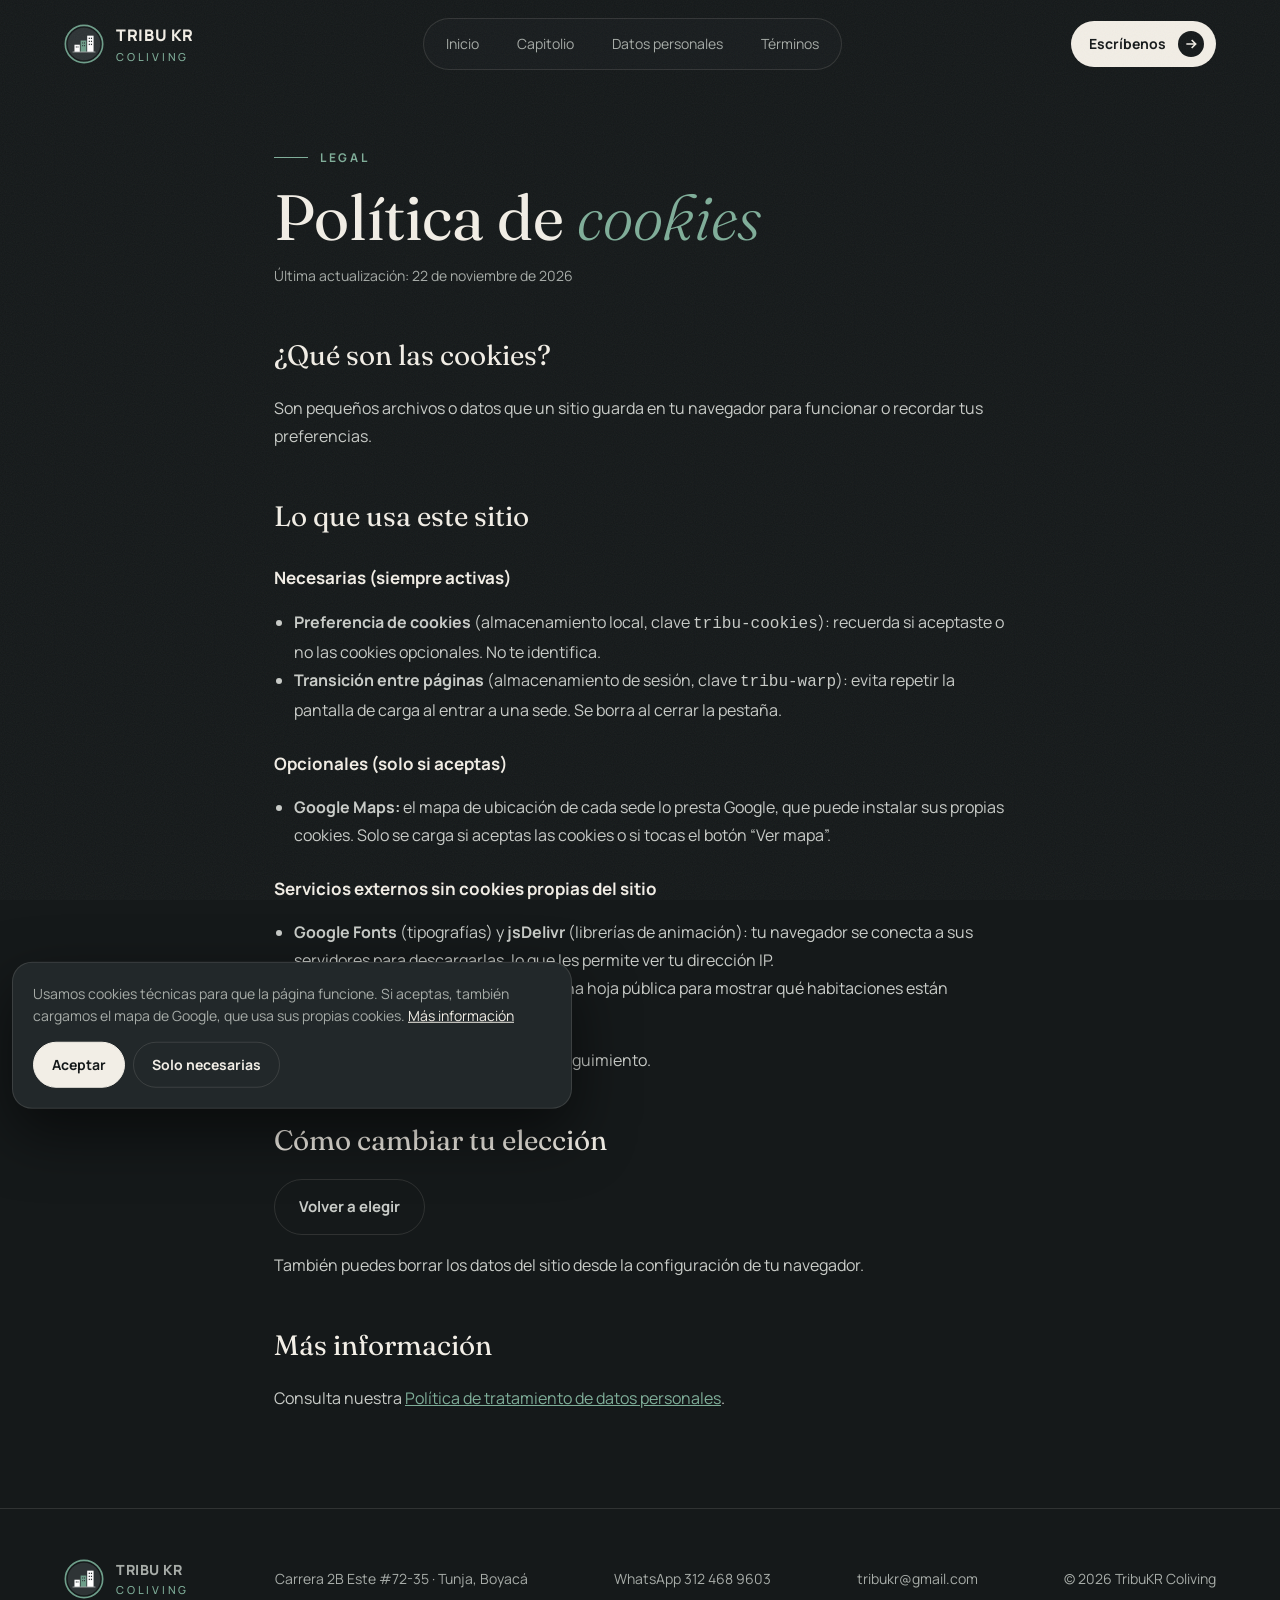
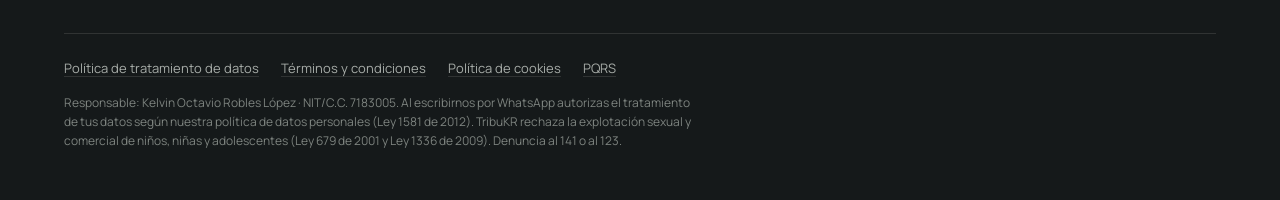
<file: legal/cookies.html>
<!DOCTYPE html>
<html lang="es">
<head>
  <meta charset="UTF-8" />
  <script>if("serviceWorker" in navigator){navigator.serviceWorker.getRegistrations().then(function(r){r.forEach(function(x){x.unregister()})});if(window.caches){caches.keys().then(function(k){k.forEach(function(n){caches.delete(n)})})}}</script>
  <meta name="viewport" content="width=device-width, initial-scale=1, viewport-fit=cover" />
  <title>Política de cookies · TribuKR Coliving</title>
  <meta name="description" content="Qué cookies y servicios de terceros usa el sitio de TribuKR Coliving y cómo controlarlos." />
  <meta name="theme-color" content="#15191a" />
  <link rel="icon" href="../assets/img/logo.svg" type="image/svg+xml" />
  <link rel="apple-touch-icon" href="../assets/img/icons/apple-touch-icon.png" />
  <link rel="manifest" href="../manifest.webmanifest" />
  <link rel="preconnect" href="https://fonts.googleapis.com" />
  <link rel="preconnect" href="https://fonts.gstatic.com" crossorigin />
  <link href="https://fonts.googleapis.com/css2?family=Fraunces:ital,opsz,wght@0,9..144,300;0,9..144,400;1,9..144,300;1,9..144,400&family=Manrope:wght@400;500;600;700;800&display=swap" rel="stylesheet" />
  <link rel="stylesheet" href="../assets/css/styles.css" />
</head>
<body data-page="legal">
  <header class="nav is-scrolled">
    <a class="brand" href="../"><img src="../assets/img/logo.svg" alt="TribuKR" /><span>TRIBU KR<small>coliving</small></span></a>
    <nav class="nav__links">
      <a href="../">Inicio</a>
      <a href="../capitolio/">Capitolio</a>
      <a href="privacidad.html">Datos personales</a>
      <a href="terminos.html">Términos</a>
    </nav>
    <a class="btn btn-light" data-wa="Hola TribuKR, tengo una pregunta."><span class="lbl">Escríbenos</span><span class="dot"><svg viewBox="0 0 24 24" fill="none" stroke="currentColor" stroke-width="2.4"><path d="M5 12h14M13 6l6 6-6 6"/></svg></span></a>
  </header>

  <main class="legal">
    <div class="wrap">
      <span class="eyebrow">Legal</span>
      <h1>Política de <span class="it">cookies</span></h1>
      <p class="upd">Última actualización: 22 de noviembre de 2026</p>

      <h2>¿Qué son las cookies?</h2>
      <p>Son pequeños archivos o datos que un sitio guarda en tu navegador para funcionar o recordar tus preferencias.</p>

      <h2>Lo que usa este sitio</h2>
      <h3>Necesarias (siempre activas)</h3>
      <ul>
        <li><b>Preferencia de cookies</b> (almacenamiento local, clave <code>tribu-cookies</code>): recuerda si aceptaste o no las cookies opcionales. No te identifica.</li>
        <li><b>Transición entre páginas</b> (almacenamiento de sesión, clave <code>tribu-warp</code>): evita repetir la pantalla de carga al entrar a una sede. Se borra al cerrar la pestaña.</li>
      </ul>
      <h3>Opcionales (solo si aceptas)</h3>
      <ul>
        <li><b>Google Maps:</b> el mapa de ubicación de cada sede lo presta Google, que puede instalar sus propias cookies. Solo se carga si aceptas las cookies o si tocas el botón “Ver mapa”.</li>
      </ul>
      <h3>Servicios externos sin cookies propias del sitio</h3>
      <ul>
        <li><b>Google Fonts</b> (tipografías) y <b>jsDelivr</b> (librerías de animación): tu navegador se conecta a sus servidores para descargarlas, lo que les permite ver tu dirección IP.</li>
        <li><b>Google Sheets:</b> la página consulta una hoja pública para mostrar qué habitaciones están disponibles.</li>
      </ul>
      <p>No usamos cookies de publicidad ni de seguimiento.</p>

      <h2>Cómo cambiar tu elección</h2>
      <p><button class="btn btn-ghost" type="button" id="resetCookies">Volver a elegir</button></p>
      <p>También puedes borrar los datos del sitio desde la configuración de tu navegador.</p>

      <h2>Más información</h2>
      <p>Consulta nuestra <a href="privacidad.html">Política de tratamiento de datos personales</a>.</p>
    </div>
  </main>

  <footer class="footer" data-legal-footer></footer>

  <script src="../assets/js/config.js"></script>
  <script src="../assets/js/footer.js"></script>
  <script src="../assets/js/site.js"></script>
  <script>
    document.getElementById("resetCookies").addEventListener("click", function () {
      try { localStorage.removeItem("tribu-cookies"); } catch (e) {}
      location.reload();
    });
  </script>
  <script data-goatcounter="https://tribukr.goatcounter.com/count"
        async src="//gc.zgo.at/count.js"></script>
</body>
</html>
</file>
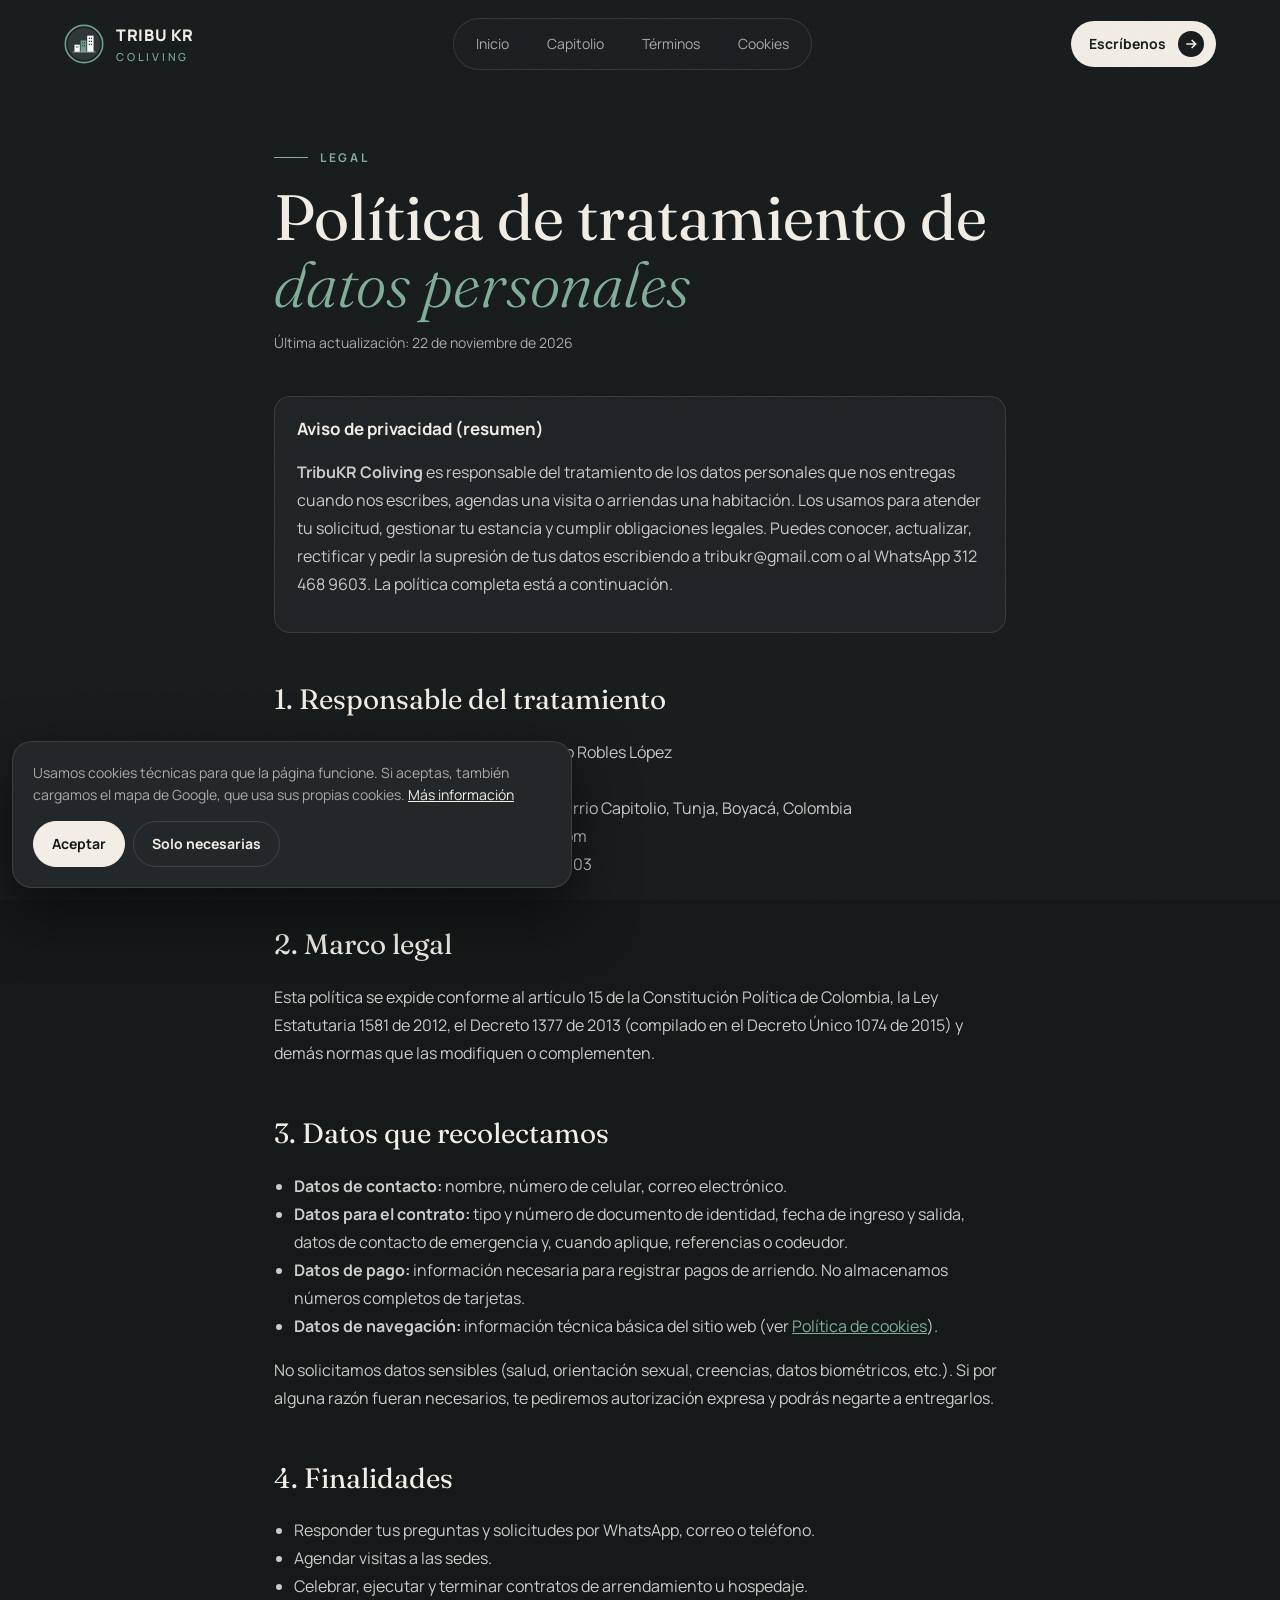
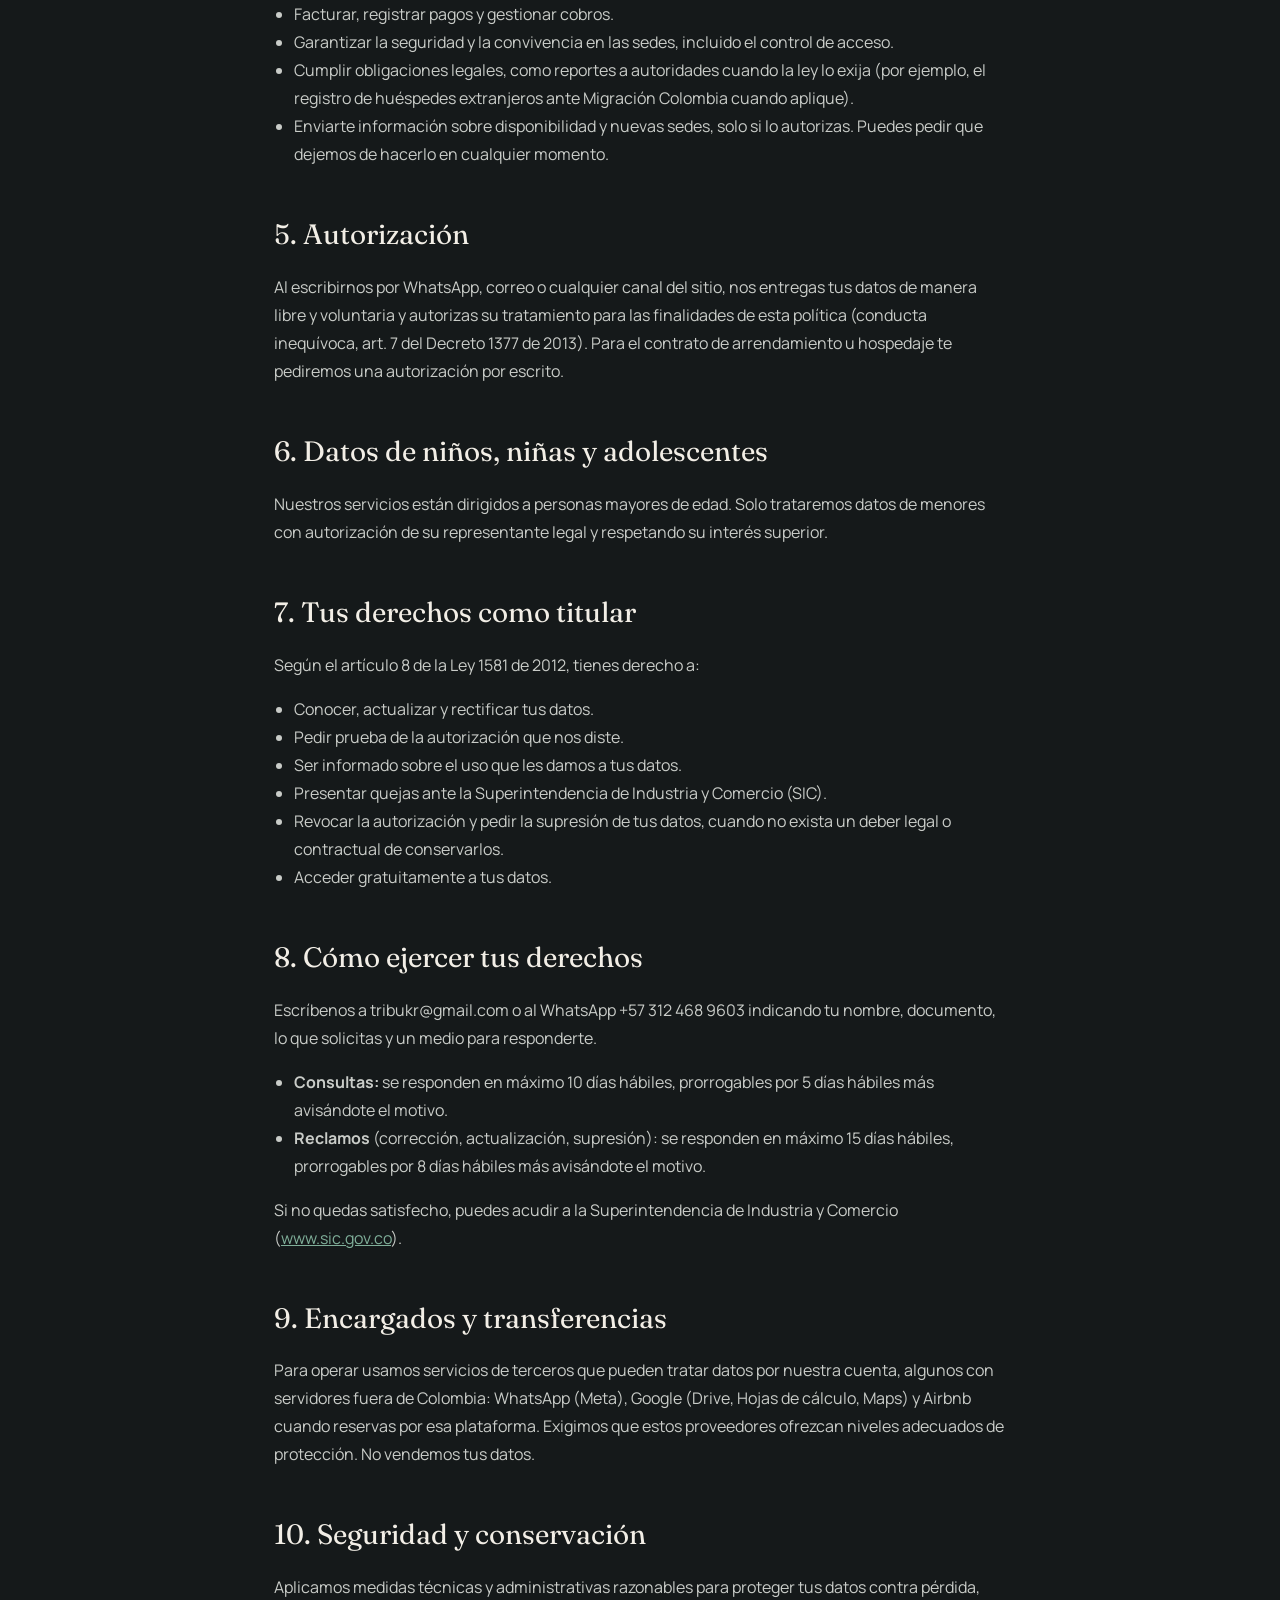
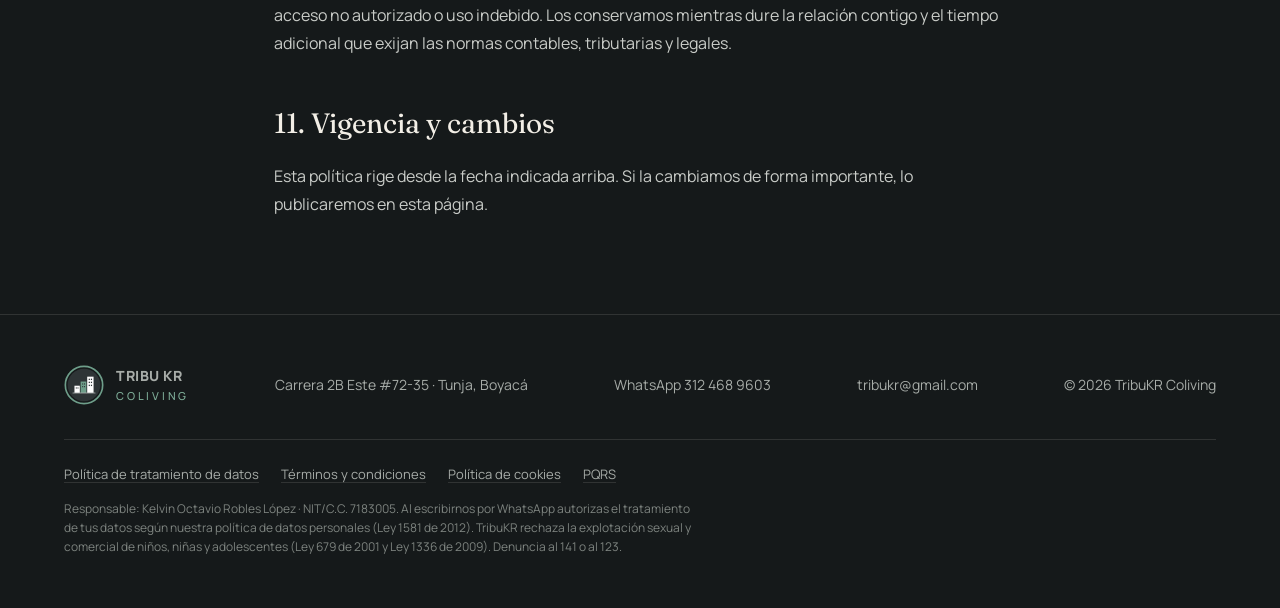
<file: legal/privacidad.html>
<!DOCTYPE html>
<html lang="es">
<head>
  <meta charset="UTF-8" />
  <script>if("serviceWorker" in navigator){navigator.serviceWorker.getRegistrations().then(function(r){r.forEach(function(x){x.unregister()})});if(window.caches){caches.keys().then(function(k){k.forEach(function(n){caches.delete(n)})})}}</script>
  <meta name="viewport" content="width=device-width, initial-scale=1, viewport-fit=cover" />
  <title>Política de tratamiento de datos personales · TribuKR Coliving</title>
  <meta name="description" content="Política de tratamiento de datos personales de TribuKR Coliving, conforme a la Ley 1581 de 2012." />
  <meta name="robots" content="index, follow" />
  <meta name="theme-color" content="#15191a" />
  <link rel="icon" href="../assets/img/logo.svg" type="image/svg+xml" />
  <link rel="apple-touch-icon" href="../assets/img/icons/apple-touch-icon.png" />
  <link rel="manifest" href="../manifest.webmanifest" />
  <link rel="preconnect" href="https://fonts.googleapis.com" />
  <link rel="preconnect" href="https://fonts.gstatic.com" crossorigin />
  <link href="https://fonts.googleapis.com/css2?family=Fraunces:ital,opsz,wght@0,9..144,300;0,9..144,400;1,9..144,300;1,9..144,400&family=Manrope:wght@400;500;600;700;800&display=swap" rel="stylesheet" />
  <link rel="stylesheet" href="../assets/css/styles.css" />
</head>
<body data-page="legal">
  <header class="nav is-scrolled">
    <a class="brand" href="../"><img src="../assets/img/logo.svg" alt="TribuKR" /><span>TRIBU KR<small>coliving</small></span></a>
    <nav class="nav__links">
      <a href="../">Inicio</a>
      <a href="../capitolio/">Capitolio</a>
      <a href="terminos.html">Términos</a>
      <a href="cookies.html">Cookies</a>
    </nav>
    <a class="btn btn-light" data-wa="Hola TribuKR, tengo una consulta sobre mis datos personales."><span class="lbl">Escríbenos</span><span class="dot"><svg viewBox="0 0 24 24" fill="none" stroke="currentColor" stroke-width="2.4"><path d="M5 12h14M13 6l6 6-6 6"/></svg></span></a>
  </header>

  <main class="legal">
    <div class="wrap">
      <span class="eyebrow">Legal</span>
      <h1>Política de tratamiento de <span class="it">datos personales</span></h1>
      <p class="upd">Última actualización: 22 de noviembre de 2026</p>

      <div class="box">
        <h3 style="margin-top:0">Aviso de privacidad (resumen)</h3>
        <p><b>TribuKR Coliving</b> es responsable del tratamiento de los datos personales que nos entregas cuando nos escribes, agendas una visita o arriendas una habitación. Los usamos para atender tu solicitud, gestionar tu estancia y cumplir obligaciones legales. Puedes conocer, actualizar, rectificar y pedir la supresión de tus datos escribiendo a <span class="todo" data-cfg="correo">[correo de contacto]</span> o al WhatsApp 312 468 9603. La política completa está a continuación.</p>
      </div>

      <h2>1. Responsable del tratamiento</h2>
      <ul>
        <li><b>Nombre o razón social:</b> <span class="todo" data-cfg="razonSocial">[nombre de la persona o empresa dueña de TribuKR]</span></li>
        <li><b>NIT o cédula:</b> <span class="todo" data-cfg="nit">[número]</span></li>
        <li><b>Dirección:</b> Carrera 2B Este #72-35, barrio Capitolio, Tunja, Boyacá, Colombia</li>
        <li><b>Correo electrónico:</b> <span class="todo" data-cfg="correo">[correo de contacto]</span></li>
        <li><b>Teléfono / WhatsApp:</b> +57 312 468 9603</li>
      </ul>

      <h2>2. Marco legal</h2>
      <p>Esta política se expide conforme al artículo 15 de la Constitución Política de Colombia, la Ley Estatutaria 1581 de 2012, el Decreto 1377 de 2013 (compilado en el Decreto Único 1074 de 2015) y demás normas que las modifiquen o complementen.</p>

      <h2>3. Datos que recolectamos</h2>
      <ul>
        <li><b>Datos de contacto:</b> nombre, número de celular, correo electrónico.</li>
        <li><b>Datos para el contrato:</b> tipo y número de documento de identidad, fecha de ingreso y salida, datos de contacto de emergencia y, cuando aplique, referencias o codeudor.</li>
        <li><b>Datos de pago:</b> información necesaria para registrar pagos de arriendo. No almacenamos números completos de tarjetas.</li>
        <li><b>Datos de navegación:</b> información técnica básica del sitio web (ver <a href="cookies.html">Política de cookies</a>).</li>
      </ul>
      <p>No solicitamos datos sensibles (salud, orientación sexual, creencias, datos biométricos, etc.). Si por alguna razón fueran necesarios, te pediremos autorización expresa y podrás negarte a entregarlos.</p>

      <h2>4. Finalidades</h2>
      <ul>
        <li>Responder tus preguntas y solicitudes por WhatsApp, correo o teléfono.</li>
        <li>Agendar visitas a las sedes.</li>
        <li>Celebrar, ejecutar y terminar contratos de arrendamiento u hospedaje.</li>
        <li>Facturar, registrar pagos y gestionar cobros.</li>
        <li>Garantizar la seguridad y la convivencia en las sedes, incluido el control de acceso.</li>
        <li>Cumplir obligaciones legales, como reportes a autoridades cuando la ley lo exija (por ejemplo, el registro de huéspedes extranjeros ante Migración Colombia cuando aplique).</li>
        <li>Enviarte información sobre disponibilidad y nuevas sedes, solo si lo autorizas. Puedes pedir que dejemos de hacerlo en cualquier momento.</li>
      </ul>

      <h2>5. Autorización</h2>
      <p>Al escribirnos por WhatsApp, correo o cualquier canal del sitio, nos entregas tus datos de manera libre y voluntaria y autorizas su tratamiento para las finalidades de esta política (conducta inequívoca, art. 7 del Decreto 1377 de 2013). Para el contrato de arrendamiento u hospedaje te pediremos una autorización por escrito.</p>

      <h2>6. Datos de niños, niñas y adolescentes</h2>
      <p>Nuestros servicios están dirigidos a personas mayores de edad. Solo trataremos datos de menores con autorización de su representante legal y respetando su interés superior.</p>

      <h2>7. Tus derechos como titular</h2>
      <p>Según el artículo 8 de la Ley 1581 de 2012, tienes derecho a:</p>
      <ul>
        <li>Conocer, actualizar y rectificar tus datos.</li>
        <li>Pedir prueba de la autorización que nos diste.</li>
        <li>Ser informado sobre el uso que les damos a tus datos.</li>
        <li>Presentar quejas ante la Superintendencia de Industria y Comercio (SIC).</li>
        <li>Revocar la autorización y pedir la supresión de tus datos, cuando no exista un deber legal o contractual de conservarlos.</li>
        <li>Acceder gratuitamente a tus datos.</li>
      </ul>

      <h2>8. Cómo ejercer tus derechos</h2>
      <p>Escríbenos a <span class="todo" data-cfg="correo">[correo de contacto]</span> o al WhatsApp +57 312 468 9603 indicando tu nombre, documento, lo que solicitas y un medio para responderte.</p>
      <ul>
        <li><b>Consultas:</b> se responden en máximo 10 días hábiles, prorrogables por 5 días hábiles más avisándote el motivo.</li>
        <li><b>Reclamos</b> (corrección, actualización, supresión): se responden en máximo 15 días hábiles, prorrogables por 8 días hábiles más avisándote el motivo.</li>
      </ul>
      <p>Si no quedas satisfecho, puedes acudir a la Superintendencia de Industria y Comercio (<a href="https://www.sic.gov.co" target="_blank" rel="noopener">www.sic.gov.co</a>).</p>

      <h2>9. Encargados y transferencias</h2>
      <p>Para operar usamos servicios de terceros que pueden tratar datos por nuestra cuenta, algunos con servidores fuera de Colombia: WhatsApp (Meta), Google (Drive, Hojas de cálculo, Maps) y Airbnb cuando reservas por esa plataforma. Exigimos que estos proveedores ofrezcan niveles adecuados de protección. No vendemos tus datos.</p>

      <h2>10. Seguridad y conservación</h2>
      <p>Aplicamos medidas técnicas y administrativas razonables para proteger tus datos contra pérdida, acceso no autorizado o uso indebido. Los conservamos mientras dure la relación contigo y el tiempo adicional que exijan las normas contables, tributarias y legales.</p>

      <h2>11. Vigencia y cambios</h2>
      <p>Esta política rige desde la fecha indicada arriba. Si la cambiamos de forma importante, lo publicaremos en esta página.</p>
    </div>
  </main>

  <footer class="footer" data-legal-footer></footer>

  <script src="../assets/js/config.js"></script>
  <script src="../assets/js/footer.js"></script>
  <script src="../assets/js/site.js"></script>
  <script data-goatcounter="https://tribukr.goatcounter.com/count"
        async src="//gc.zgo.at/count.js"></script>
</body>
</html>
</file>
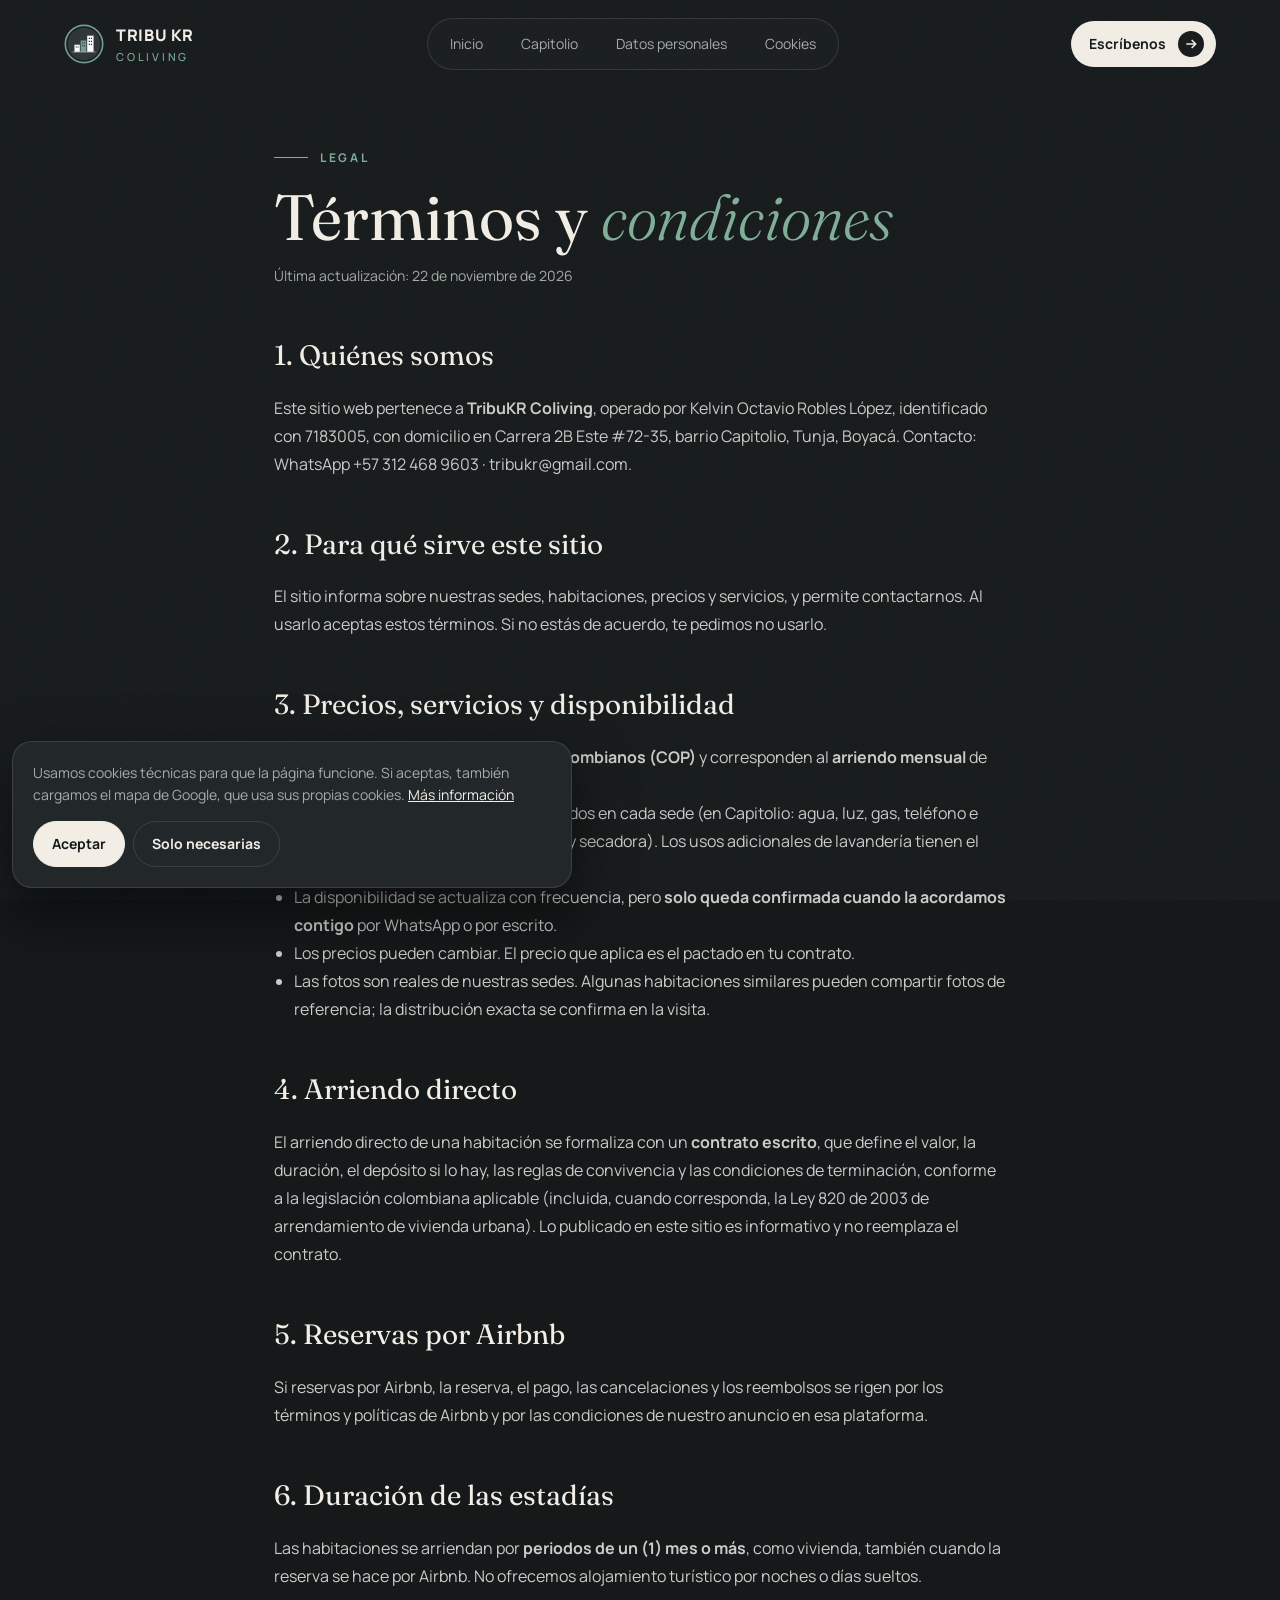
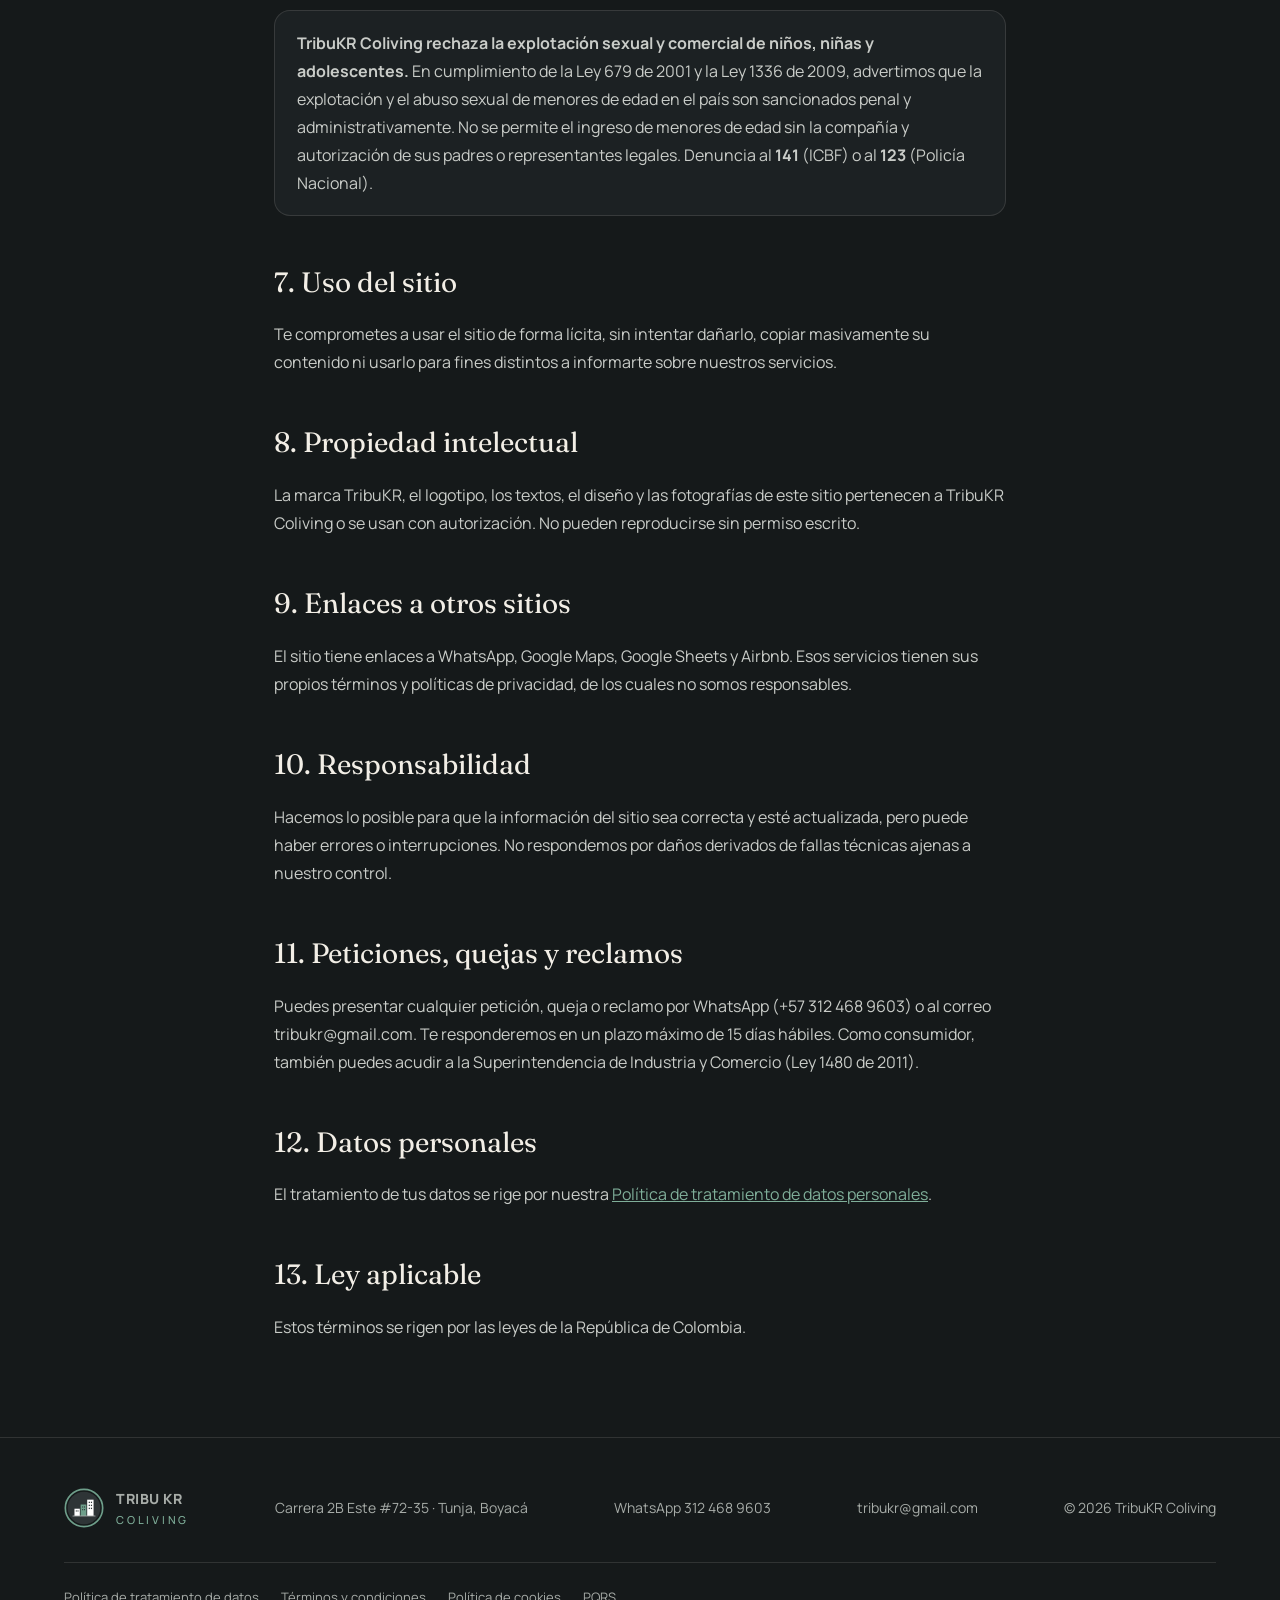
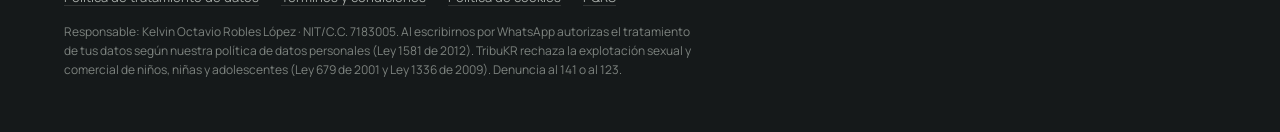
<file: legal/terminos.html>
<!DOCTYPE html>
<html lang="es">
<head>
  <meta charset="UTF-8" />
  <script>if("serviceWorker" in navigator){navigator.serviceWorker.getRegistrations().then(function(r){r.forEach(function(x){x.unregister()})});if(window.caches){caches.keys().then(function(k){k.forEach(function(n){caches.delete(n)})})}}</script>
  <meta name="viewport" content="width=device-width, initial-scale=1, viewport-fit=cover" />
  <title>Términos y condiciones · TribuKR Coliving</title>
  <meta name="description" content="Términos y condiciones de uso del sitio web y de los servicios de TribuKR Coliving." />
  <meta name="theme-color" content="#15191a" />
  <link rel="icon" href="../assets/img/logo.svg" type="image/svg+xml" />
  <link rel="apple-touch-icon" href="../assets/img/icons/apple-touch-icon.png" />
  <link rel="manifest" href="../manifest.webmanifest" />
  <link rel="preconnect" href="https://fonts.googleapis.com" />
  <link rel="preconnect" href="https://fonts.gstatic.com" crossorigin />
  <link href="https://fonts.googleapis.com/css2?family=Fraunces:ital,opsz,wght@0,9..144,300;0,9..144,400;1,9..144,300;1,9..144,400&family=Manrope:wght@400;500;600;700;800&display=swap" rel="stylesheet" />
  <link rel="stylesheet" href="../assets/css/styles.css" />
</head>
<body data-page="legal">
  <header class="nav is-scrolled">
    <a class="brand" href="../"><img src="../assets/img/logo.svg" alt="TribuKR" /><span>TRIBU KR<small>coliving</small></span></a>
    <nav class="nav__links">
      <a href="../">Inicio</a>
      <a href="../capitolio/">Capitolio</a>
      <a href="privacidad.html">Datos personales</a>
      <a href="cookies.html">Cookies</a>
    </nav>
    <a class="btn btn-light" data-wa="Hola TribuKR, tengo una pregunta."><span class="lbl">Escríbenos</span><span class="dot"><svg viewBox="0 0 24 24" fill="none" stroke="currentColor" stroke-width="2.4"><path d="M5 12h14M13 6l6 6-6 6"/></svg></span></a>
  </header>

  <main class="legal">
    <div class="wrap">
      <span class="eyebrow">Legal</span>
      <h1>Términos y <span class="it">condiciones</span></h1>
      <p class="upd">Última actualización: 22 de noviembre de 2026</p>

      <h2>1. Quiénes somos</h2>
      <p>Este sitio web pertenece a <b>TribuKR Coliving</b>, operado por <span class="todo" data-cfg="razonSocial">[nombre o razón social]</span>, identificado con <span class="todo" data-cfg="nit">[NIT o cédula]</span>, con domicilio en Carrera 2B Este #72-35, barrio Capitolio, Tunja, Boyacá. Contacto: WhatsApp +57 312 468 9603 · <span class="todo" data-cfg="correo">[correo de contacto]</span>.</p>

      <h2>2. Para qué sirve este sitio</h2>
      <p>El sitio informa sobre nuestras sedes, habitaciones, precios y servicios, y permite contactarnos. Al usarlo aceptas estos términos. Si no estás de acuerdo, te pedimos no usarlo.</p>

      <h2>3. Precios, servicios y disponibilidad</h2>
      <ul>
        <li>Los precios se muestran en <b>pesos colombianos (COP)</b> y corresponden al <b>arriendo mensual</b> de cada habitación.</li>
        <li>El arriendo incluye los servicios indicados en cada sede (en Capitolio: agua, luz, gas, teléfono e internet; un uso semanal de lavadora y secadora). Los usos adicionales de lavandería tienen el costo publicado.</li>
        <li>La disponibilidad se actualiza con frecuencia, pero <b>solo queda confirmada cuando la acordamos contigo</b> por WhatsApp o por escrito.</li>
        <li>Los precios pueden cambiar. El precio que aplica es el pactado en tu contrato.</li>
        <li>Las fotos son reales de nuestras sedes. Algunas habitaciones similares pueden compartir fotos de referencia; la distribución exacta se confirma en la visita.</li>
      </ul>

      <h2>4. Arriendo directo</h2>
      <p>El arriendo directo de una habitación se formaliza con un <b>contrato escrito</b>, que define el valor, la duración, el depósito si lo hay, las reglas de convivencia y las condiciones de terminación, conforme a la legislación colombiana aplicable (incluida, cuando corresponda, la Ley 820 de 2003 de arrendamiento de vivienda urbana). Lo publicado en este sitio es informativo y no reemplaza el contrato.</p>

      <h2>5. Reservas por Airbnb</h2>
      <p>Si reservas por Airbnb, la reserva, el pago, las cancelaciones y los reembolsos se rigen por los términos y políticas de Airbnb y por las condiciones de nuestro anuncio en esa plataforma.</p>

      <h2>6. Duración de las estadías</h2>
      <p>Las habitaciones se arriendan por <b>periodos de un (1) mes o más</b>, como vivienda, también cuando la reserva se hace por Airbnb. No ofrecemos alojamiento turístico por noches o días sueltos.</p>
      <div class="box">
        <p style="margin:0"><b>TribuKR Coliving rechaza la explotación sexual y comercial de niños, niñas y adolescentes.</b> En cumplimiento de la Ley 679 de 2001 y la Ley 1336 de 2009, advertimos que la explotación y el abuso sexual de menores de edad en el país son sancionados penal y administrativamente. No se permite el ingreso de menores de edad sin la compañía y autorización de sus padres o representantes legales. Denuncia al <b>141</b> (ICBF) o al <b>123</b> (Policía Nacional).</p>
      </div>

      <h2>7. Uso del sitio</h2>
      <p>Te comprometes a usar el sitio de forma lícita, sin intentar dañarlo, copiar masivamente su contenido ni usarlo para fines distintos a informarte sobre nuestros servicios.</p>

      <h2>8. Propiedad intelectual</h2>
      <p>La marca TribuKR, el logotipo, los textos, el diseño y las fotografías de este sitio pertenecen a TribuKR Coliving o se usan con autorización. No pueden reproducirse sin permiso escrito.</p>

      <h2>9. Enlaces a otros sitios</h2>
      <p>El sitio tiene enlaces a WhatsApp, Google Maps, Google Sheets y Airbnb. Esos servicios tienen sus propios términos y políticas de privacidad, de los cuales no somos responsables.</p>

      <h2>10. Responsabilidad</h2>
      <p>Hacemos lo posible para que la información del sitio sea correcta y esté actualizada, pero puede haber errores o interrupciones. No respondemos por daños derivados de fallas técnicas ajenas a nuestro control.</p>

      <h2>11. Peticiones, quejas y reclamos</h2>
      <p>Puedes presentar cualquier petición, queja o reclamo por WhatsApp (+57 312 468 9603) o al correo <span class="todo" data-cfg="correo">[correo de contacto]</span>. Te responderemos en un plazo máximo de 15 días hábiles. Como consumidor, también puedes acudir a la Superintendencia de Industria y Comercio (Ley 1480 de 2011).</p>

      <h2>12. Datos personales</h2>
      <p>El tratamiento de tus datos se rige por nuestra <a href="privacidad.html">Política de tratamiento de datos personales</a>.</p>

      <h2>13. Ley aplicable</h2>
      <p>Estos términos se rigen por las leyes de la República de Colombia.</p>
    </div>
  </main>

  <footer class="footer" data-legal-footer></footer>

  <script src="../assets/js/config.js"></script>
  <script src="../assets/js/footer.js"></script>
  <script src="../assets/js/site.js"></script>
  <script data-goatcounter="https://tribukr.goatcounter.com/count"
        async src="//gc.zgo.at/count.js"></script>
</body>
</html>
</file>
<file: assets/css/styles.css>
/* =========================================================
   TribuKR Coliving — estilos
   Paleta tomada del logo: carbón + verde salvia + crema
   ========================================================= */
:root {
  --bg: #15191a;
  --bg-2: #1c2123;
  --card: #22282a;
  --line: rgba(242, 238, 230, .12);
  --ink: #f2eee6;
  --muted: #a7aca8;
  --sage: #7fae99;
  --sage-2: #6e9e8a;
  --charcoal: #2e3436;
  --ok: #7fd1a4;
  --busy: #e48b7a;
  --radius: 22px;
  --serif: "Fraunces", Georgia, serif;
  --sans: "Manrope", system-ui, sans-serif;
  --pad: clamp(20px, 5vw, 72px);
}

*, *::before, *::after { box-sizing: border-box; }
html { -webkit-text-size-adjust: 100%; }
html.lenis, html.lenis body { height: auto; }
.lenis.lenis-smooth { scroll-behavior: auto !important; }
body {
  margin: 0; background: var(--bg); color: var(--ink);
  font-family: var(--sans); font-size: 16px; line-height: 1.6;
  -webkit-font-smoothing: antialiased; overflow-x: hidden;
}
body.is-loading { overflow: hidden; }
img { max-width: 100%; display: block; }
[hidden] { display: none !important; }
a { color: inherit; text-decoration: none; }
button { font: inherit; color: inherit; cursor: pointer; border: 0; background: none; }
::selection { background: var(--sage); color: var(--bg); }

/* grano sutil */
body::after {
  content: ""; position: fixed; inset: 0; pointer-events: none; z-index: 90; opacity: .05;
  background-image: url("data:image/svg+xml,%3Csvg xmlns='http://www.w3.org/2000/svg' width='160' height='160'%3E%3Cfilter id='n'%3E%3CfeTurbulence type='fractalNoise' baseFrequency='.9' numOctaves='2'/%3E%3C/filter%3E%3Crect width='100%25' height='100%25' filter='url(%23n)'/%3E%3C/svg%3E");
}

.serif { font-family: var(--serif); font-weight: 400; letter-spacing: -.02em; }
.it { font-family: var(--serif); font-style: italic; color: var(--sage); font-weight: 300; }
.eyebrow {
  display: inline-flex; align-items: center; gap: 12px; font-size: 12px; font-weight: 700;
  letter-spacing: .22em; text-transform: uppercase; color: var(--sage);
}
.eyebrow::before { content: ""; width: 34px; height: 1px; background: currentColor; }
.wrap { width: 100%; max-width: 1320px; margin: 0 auto; padding: 0 var(--pad); }
.section { padding: clamp(90px, 14vw, 180px) 0; position: relative; }
.h1 { font-family: var(--serif); font-weight: 400; font-size: clamp(48px, 9vw, 140px); line-height: .95; letter-spacing: -.035em; margin: 0; }
.h2 { font-family: var(--serif); font-weight: 400; font-size: clamp(38px, 6vw, 88px); line-height: 1; letter-spacing: -.03em; margin: 0; }
.h3 { font-family: var(--serif); font-weight: 400; font-size: clamp(26px, 3vw, 40px); line-height: 1.1; margin: 0; }
.lead { font-size: clamp(16px, 1.4vw, 19px); color: var(--muted); max-width: 52ch; }

/* ---------- botones ---------- */
.btn {
  display: inline-flex; align-items: center; gap: 12px; padding: 14px 16px 14px 24px;
  border-radius: 999px; font-weight: 700; font-size: 15px; transition: transform .35s cubic-bezier(.2,.8,.2,1), background .3s, color .3s;
  will-change: transform;
}
.btn .dot { width: 30px; height: 30px; border-radius: 50%; display: grid; place-items: center; transition: transform .35s; }
.btn:hover .dot { transform: rotate(-45deg); }
.btn-light { background: var(--ink); color: var(--bg); }
.btn-light .dot { background: var(--bg); color: var(--ink); }
.btn-ghost { border: 1px solid var(--line); padding: 14px 24px; }
.btn-ghost:hover { border-color: var(--ink); }
.btn-sage { background: var(--sage); color: #0f1413; }
.btn-sage .dot { background: #0f1413; color: var(--sage); }
.btn svg { width: 16px; height: 16px; }

/* ---------- preloader ---------- */
.loader {
  position: fixed; inset: 0; z-index: 200; background: var(--bg); display: grid; place-items: center;
}
.loader__inner { text-align: center; width: min(360px, 80vw); }
.loader__logo { width: 84px; margin: 0 auto 22px; }
.loader__name { font-family: var(--serif); font-size: clamp(34px, 5vw, 52px); line-height: 1; }
.loader__bar { height: 2px; background: var(--line); margin: 22px 0 10px; overflow: hidden; }
.loader__bar span { display: block; height: 100%; width: 0; background: var(--sage); }
.loader__meta { display: flex; justify-content: space-between; font-size: 11px; letter-spacing: .2em; text-transform: uppercase; color: var(--muted); }

/* ---------- nav ---------- */
.nav {
  position: fixed; top: 0; left: 0; right: 0; z-index: 80; padding: 18px var(--pad);
  display: flex; align-items: center; justify-content: space-between; gap: 20px; transition: transform .5s, background .4s;
}
.nav.is-scrolled { background: rgba(21, 25, 26, .72); backdrop-filter: blur(14px); -webkit-backdrop-filter: blur(14px); }
.nav.is-hidden { transform: translateY(-110%); }
.brand { display: flex; align-items: center; gap: 12px; font-weight: 800; letter-spacing: .04em; }
.brand img { width: 40px; height: 40px; }
.brand small { display: block; font-weight: 500; font-size: 11px; letter-spacing: .25em; color: var(--sage); text-transform: uppercase; }
.nav__links { display: flex; gap: 6px; padding: 6px; border: 1px solid var(--line); border-radius: 999px; background: rgba(28,33,35,.5); }
.nav__links a { padding: 8px 16px; border-radius: 999px; font-size: 14px; color: var(--muted); transition: .3s; }
.nav__links a:hover { color: var(--ink); background: rgba(242,238,230,.06); }
.nav .btn { padding: 10px 12px 10px 18px; font-size: 14px; }
.nav .btn .dot { width: 26px; height: 26px; }
@media (max-width: 860px) { .nav .btn span.lbl { display: none; } .nav .btn { padding: 8px; }
  .nav { flex-wrap: wrap; row-gap: 10px; }
  .nav__links { order: 3; width: 100%; justify-content: space-between; gap: 0; padding: 4px; overflow-x: auto; scrollbar-width: none; background: rgba(28,33,35,.88); backdrop-filter: blur(10px); -webkit-backdrop-filter: blur(10px); }
  .nav__links::-webkit-scrollbar { display: none; }
  .nav__links a { padding: 7px 6px; font-size: 12.5px; white-space: nowrap; flex: 1 0 auto; text-align: center; } }

/* ---------- hero marca ---------- */
.hero { min-height: 100svh; display: grid; place-items: center; text-align: center; position: relative; overflow: hidden; padding: 120px var(--pad) 80px; }
.hero__glow { position: absolute; width: 70vw; height: 70vw; border-radius: 50%; background: radial-gradient(circle, rgba(127,174,153,.22), transparent 60%); top: -20vw; left: -10vw; pointer-events: none; }
.hero__glow.b { top: auto; bottom: -35vw; left: auto; right: -20vw; background: radial-gradient(circle, rgba(110,158,138,.14), transparent 60%); }
.hero__tag { display: inline-flex; gap: 10px; padding: 8px 18px; border: 1px solid var(--line); border-radius: 999px; font-size: 11px; letter-spacing: .22em; text-transform: uppercase; color: var(--muted); margin-bottom: 28px; }
.hero__tag b { color: var(--sage); font-weight: 700; }
.hero .h1 .line { display: block; overflow: hidden; padding-bottom: .06em; }
.hero .h1 .line > span { display: inline-block; }
.hero p.lead { margin: 28px auto 36px; text-align: center; }
.hero__ctas { display: flex; gap: 12px; justify-content: center; flex-wrap: wrap; }
.bubble {
  position: absolute; border-radius: 50%; overflow: hidden; box-shadow: 0 30px 60px rgba(0,0,0,.45);
  border: 4px solid rgba(242,238,230,.06); z-index: 1;
}
.bubble img { width: 100%; height: 100%; object-fit: cover; }
.bubble.b1 { width: clamp(195px, min(31.5vw, 42vh), 480px); aspect-ratio: 1; top: 15%; left: 4.5%; }
.bubble.b2 { width: clamp(150px, min(22.5vw, 34vh), 345px); aspect-ratio: 1; top: 15%; right: 9.5%; }
.bubble.b3 { width: clamp(180px, min(27vw, 36vh), 420px); aspect-ratio: 1; bottom: 2%; left: 6.5%; }
.bubble.b4 { width: clamp(170px, min(25vw, 37vh), 390px); aspect-ratio: 1; bottom: 3%; right: 5.5%; }
.hero__content { position: relative; z-index: 2; }
.scroll-hint { position: absolute; bottom: 26px; left: 50%; transform: translateX(-50%); font-size: 10px; letter-spacing: .3em; text-transform: uppercase; color: var(--muted); display: flex; flex-direction: column; align-items: center; gap: 10px; }
.scroll-hint i { width: 1px; height: 46px; background: linear-gradient(var(--sage), transparent); animation: drip 2s infinite; transform-origin: top; }
@keyframes drip { 0% { transform: scaleY(0); } 50% { transform: scaleY(1); } 100% { transform: scaleY(1); opacity: 0; } }
@media (max-width: 700px) {
  .bubble { border-width: 3px; }
  .bubble.b1 { width: 96px; top: max(150px, calc(50% - 276px)); bottom: auto; left: -48px; right: auto; }
  .bubble.b2 { width: 96px; top: max(150px, calc(50% - 276px)); bottom: auto; right: -48px; left: auto; }
  .bubble.b4 { width: 118px; top: calc(50% + 202px); bottom: auto; right: -24px; left: auto; }
  .bubble.b3 { width: 118px; top: calc(50% + 250px); bottom: auto; left: -28px; right: auto; }
}

/* ---------- zoom pin (imagen que crece) ---------- */
.zoom { height: 100svh; position: relative; overflow: hidden; display: grid; place-items: center; }
.zoom__frame { width: 34vw; height: 46vh; border-radius: 28px; overflow: hidden; position: relative; will-change: width, height; }
.zoom__frame img { width: 100%; height: 100%; object-fit: cover; transform: scale(1.25); }
.zoom__frame::after { content: ""; position: absolute; inset: 0; background: radial-gradient(ellipse at center, rgba(10,12,13,.62), rgba(10,12,13,.35) 70%); }
.zoom__text .h2 { text-shadow: 0 4px 40px rgba(0,0,0,.55); }
.zoom__text .it { color: #a9d4c1; }
.zoom__text { position: absolute; z-index: 2; text-align: center; padding: 0 var(--pad); }
.zoom__text .h2 span { display: inline-block; }
.zoom__side { position: absolute; z-index: 2; font-family: var(--serif); font-size: clamp(28px, 5vw, 76px); white-space: nowrap; }
.zoom__side.l { left: var(--pad); } .zoom__side.r { right: var(--pad); color: var(--sage); font-style: italic; }
@media (max-width: 700px) { .zoom__frame { width: 70vw; height: 40vh; } .zoom__side { display: none; } }

/* ---------- marquee ---------- */
.marquee { border-block: 1px solid var(--line); padding: 26px 0; overflow: hidden; white-space: nowrap; }
.marquee__track { display: inline-flex; gap: 46px; align-items: center; animation: marq 32s linear infinite; padding-right: 46px; }
.marquee__track span { font-family: var(--serif); font-style: italic; font-size: clamp(26px, 3.6vw, 48px); }
.marquee__track i { color: var(--sage); font-style: normal; font-size: 22px; }
@keyframes marq { to { transform: translateX(-50%); } }

/* ---------- texto que se revela palabra por palabra ---------- */
.manifesto { font-family: var(--serif); font-size: clamp(30px, 4.4vw, 64px); line-height: 1.12; letter-spacing: -.02em; max-width: 20ch; margin: 30px 0 0; }
.manifesto .w { opacity: .14; transition: none; }
.manifesto em { color: var(--sage); }

/* ---------- reveals genéricos ---------- */
[data-reveal] { opacity: 0; transform: translateY(40px); }
.no-js [data-reveal], .reduced [data-reveal] { opacity: 1; transform: none; }

/* ---------- sedes ---------- */
.sedes__head { display: flex; justify-content: space-between; align-items: end; gap: 30px; flex-wrap: wrap; margin-bottom: 60px; }
.sedes { display: grid; grid-template-columns: 1.4fr 1fr; gap: 20px; }
.sede {
  position: relative; border-radius: var(--radius); overflow: hidden; background: var(--card); min-height: 320px;
  border: 1px solid var(--line); isolation: isolate;
}
.sede--main { grid-row: span 3; min-height: 640px; }
.sede__img { position: absolute; inset: 0; z-index: -1; }
.sede__img img { width: 100%; height: 115%; object-fit: cover; transition: transform 1.2s cubic-bezier(.2,.8,.2,1); }
.sede--main:hover .sede__img img { transform: scale(1.06); }
.sede__img::after { content: ""; position: absolute; inset: 0; background: linear-gradient(180deg, rgba(10,12,13,0) 30%, rgba(10,12,13,.92)); }
.sede__body { position: absolute; left: 0; right: 0; bottom: 0; padding: clamp(22px, 3vw, 40px); }
.sede__n { font-size: 12px; letter-spacing: .25em; color: var(--sage); text-transform: uppercase; font-weight: 700; }
.sede__title { font-family: var(--serif); font-size: clamp(34px, 4vw, 60px); line-height: 1; margin: 10px 0 12px; }
.sede__meta { color: var(--muted); font-size: 14px; display: flex; gap: 18px; flex-wrap: wrap; margin-bottom: 22px; }
.sede--soon { display: flex; flex-direction: column; justify-content: space-between; padding: 28px; min-height: 200px;
  background: repeating-linear-gradient(135deg, rgba(242,238,230,.025) 0 14px, transparent 14px 28px), var(--bg-2); }
.sede--soon .sede__title { font-size: clamp(26px, 2.6vw, 36px); color: var(--muted); }
.pill { display: inline-flex; align-items: center; gap: 8px; padding: 6px 12px; border-radius: 999px; font-size: 11px; font-weight: 700; letter-spacing: .14em; text-transform: uppercase; border: 1px solid var(--line); }
.pill .d { width: 7px; height: 7px; border-radius: 50%; background: currentColor; }
.pill--ok { color: var(--ok); border-color: rgba(127,209,164,.35); background: rgba(127,209,164,.08); }
.pill--busy { color: var(--busy); border-color: rgba(228,139,122,.35); background: rgba(228,139,122,.08); }
.pill--soon { color: var(--sage); }
.pill--pronto { color: #f0c46c; border-color: rgba(240,196,108,.4); background: rgba(240,196,108,.1); }
.link-arrow { display: inline-flex; gap: 10px; align-items: center; font-weight: 700; font-size: 14px; border-bottom: 1px solid var(--line); padding-bottom: 4px; transition: border-color .3s, gap .3s; }
.link-arrow:hover { border-color: var(--sage); gap: 16px; }
@media (max-width: 860px) { .sedes { grid-template-columns: 1fr; } .sede--main { grid-row: auto; min-height: 520px; } }

/* ---------- MUNDO TRIBUKR (sedes como bolitas en órbita) ---------- */
.world-sec { overflow: hidden; }
.world-head { text-align: center; display: flex; flex-direction: column; align-items: center; gap: 18px; }
.world-head .lead { text-align: center; }
.world {
  --size: min(88vw, 720px);
  position: relative; width: var(--size); height: var(--size); margin: 40px auto 0;
}
.world__rings { position: absolute; inset: 0; width: 100%; height: 100%; overflow: visible; }
.world__rings circle { fill: none; stroke: rgba(242,238,230,.12); stroke-width: 1; vector-effect: non-scaling-stroke; }
.world__rings circle.dash { stroke-dasharray: 3 7; stroke: rgba(127,174,153,.4); }
.world__rings circle.dot { fill: var(--sage); stroke: none; }
.world__glow { position: absolute; inset: 22%; border-radius: 50%; background: radial-gradient(circle, rgba(127,174,153,.25), transparent 65%); filter: blur(10px); }

.world__core {
  position: absolute; left: 50%; top: 50%; transform: translate(-50%, -50%); z-index: 3;
  width: calc(var(--size) * .24); aspect-ratio: 1; border-radius: 50%;
  display: grid; place-items: center; text-align: center;
}
.world__core img { width: 100%; filter: drop-shadow(0 20px 50px rgba(0,0,0,.55)); }
.world__core::before, .world__core::after {
  content: ""; position: absolute; inset: -14%; border-radius: 50%; border: 1px solid rgba(127,174,153,.45);
  animation: pulse 3.6s ease-out infinite;
}
.world__core::after { animation-delay: 1.8s; }
@keyframes pulse { from { transform: scale(.85); opacity: .9; } to { transform: scale(1.7); opacity: 0; } }

.world__orbit { position: absolute; inset: 0; z-index: 4; animation: spin 90s linear infinite; }
.world:hover .world__orbit, .world:hover .planet__float, .world.is-paused .world__orbit, .world.is-paused .planet__float { animation-play-state: paused; }
@keyframes spin { to { transform: rotate(360deg); } }

.planet {
  --k: 1; --R: calc(var(--size) * .5 * var(--r, .8));
  position: absolute; left: 50%; top: 50%; width: 0; height: 0;
  transform: rotate(var(--a)) translateX(calc(var(--R) * var(--k))) rotate(calc(-1 * var(--a)));
}
.planet__float { position: absolute; left: 0; top: 0; animation: spin 90s linear infinite reverse; }
.planet__btn {
  position: absolute; left: 0; top: 0; transform: translate(-50%, -50%);
  display: flex; flex-direction: column; align-items: center; gap: 12px; text-align: center; cursor: pointer;
}
.planet__ball {
  width: var(--d, 110px); aspect-ratio: 1; border-radius: 50%; overflow: hidden; position: relative;
  transition: transform .5s cubic-bezier(.2,.8,.2,1), box-shadow .5s;
}
.planet__ball img { width: 100%; height: 100%; object-fit: cover; transition: transform 1s; }
.planet__label { white-space: nowrap; line-height: 1.2; }
.planet__label b { display: block; font-family: var(--serif); font-weight: 400; font-size: 22px; }
.planet__label small { color: var(--muted); font-size: 12px; letter-spacing: .04em; }

.planet--open .planet__ball {
  border: 3px solid var(--sage); box-shadow: 0 0 0 8px rgba(127,174,153,.12), 0 30px 60px rgba(0,0,0,.5);
}
.planet--open .planet__ball::after {
  content: "Entrar →"; position: absolute; inset: 0; display: grid; place-items: center; font-weight: 800; font-size: 15px;
  background: rgba(15,20,19,.55); opacity: 0; transition: opacity .4s;
}
.planet--open:hover .planet__ball, .planet--open:focus-visible .planet__ball { transform: scale(1.1); box-shadow: 0 0 0 14px rgba(127,174,153,.18), 0 30px 70px rgba(0,0,0,.6); }
.planet--open:hover .planet__ball::after, .planet--open:focus-visible .planet__ball::after { opacity: 1; }
.planet--open .planet__label b { font-size: 28px; }
.planet--open .tagline { display: inline-flex; margin-top: 6px; }

.planet--soon .planet__ball {
  border: 1.5px dashed rgba(127,174,153,.55); display: grid; place-items: center;
  background: radial-gradient(circle at 30% 30%, rgba(127,174,153,.18), rgba(28,33,35,.9) 70%);
}
.planet--soon .planet__ball span { font-family: var(--serif); font-style: italic; color: var(--sage); font-size: 26px; }
.planet--soon:hover .planet__ball { transform: scale(1.08); border-style: solid; }
.planet--soon .planet__label b { color: var(--muted); font-size: 18px; }

/* tarjeta para sedes próximamente */
.world-pop {
  position: absolute; left: 50%; bottom: 4%; transform: translate(-50%, 20px); z-index: 10; opacity: 0; pointer-events: none;
  background: var(--card); border: 1px solid var(--line); border-radius: 20px; padding: 20px 22px; width: min(92vw, 380px);
  box-shadow: 0 30px 60px rgba(0,0,0,.5); transition: opacity .35s, transform .35s;
}
.world-pop.open { opacity: 1; transform: translate(-50%, 0); pointer-events: auto; }
.world-pop h4 { font-family: var(--serif); font-weight: 400; font-size: 26px; margin: 10px 0 6px; }
.world-pop p { margin: 0 0 16px; color: var(--muted); font-size: 14px; }
.world-pop__x { position: absolute; top: 12px; right: 12px; width: 32px; height: 32px; border-radius: 50%; border: 1px solid var(--line); }

/* transición al entrar a una sede */
.warp { position: fixed; z-index: 300; overflow: hidden; border-radius: 50%; pointer-events: none; }
.warp img { width: 100%; height: 100%; object-fit: cover; }
.warp span { position: absolute; inset: 0; display: grid; place-items: center; font-family: var(--serif); font-size: clamp(40px, 8vw, 110px); background: rgba(10,12,13,.45); opacity: 0; }

@media (max-width: 700px) {
  .world { --size: 96vw; margin-top: 20px; }
  .planet__label b { font-size: 16px; } .planet--open .planet__label b { font-size: 20px; }
  .planet__label small { font-size: 10px; display: block; }
  .planet__label { white-space: normal; max-width: 130px; }
  .planet__btn { gap: 6px; }
}
@media (prefers-reduced-motion: reduce) { .world__orbit, .planet__float, .world__core::before, .world__core::after { animation: none; } }

/* ---------- features ---------- */
.features { display: grid; grid-template-columns: repeat(4, 1fr); border-top: 1px solid var(--line); }
.feature { padding: 36px 26px 10px 0; border-right: 1px solid var(--line); }
.feature + .feature { padding-left: 26px; }
.feature:last-child { border-right: 0; }
.feature b { font-family: var(--serif); font-weight: 300; font-size: 54px; color: var(--sage); display: block; line-height: 1; margin-bottom: 18px; }
.feature h4 { margin: 0 0 8px; font-size: 18px; }
.feature p { margin: 0; color: var(--muted); font-size: 15px; }
@media (max-width: 900px) { .features { grid-template-columns: 1fr 1fr; } .feature { border-right: 0; padding-left: 0 !important; border-bottom: 1px solid var(--line); padding-bottom: 30px; } }
@media (max-width: 520px) { .features { grid-template-columns: 1fr; } }

/* ---------- CTA final + footer ---------- */
.cta { text-align: center; }
.cta .h1 { margin: 20px 0 40px; }
.footer { border-top: 1px solid var(--line); padding: 50px 0 40px; color: var(--muted); font-size: 14px; }
.footer__grid { display: flex; justify-content: space-between; gap: 30px; flex-wrap: wrap; align-items: center; }
.footer a:hover { color: var(--ink); }

/* ---------- WhatsApp flotante ---------- */
.wa-float {
  position: fixed; right: 22px; bottom: 22px; z-index: 85; width: 58px; height: 58px; border-radius: 50%;
  background: #25d366; display: grid; place-items: center; box-shadow: 0 12px 30px rgba(37,211,102,.35); transition: transform .3s;
}
.wa-float:hover { transform: scale(1.08); }
.wa-float svg { width: 30px; height: 30px; fill: #fff; }

/* =========================================================
   PÁGINA DE SEDE (Capitolio)
   ========================================================= */
.door { height: 100svh; position: relative; overflow: hidden; }
.door__layer { position: absolute; inset: 0; will-change: transform, opacity; }
.door__layer img { width: 100%; height: 100%; object-fit: cover; }
.door__layer::after { content: ""; position: absolute; inset: 0; background: linear-gradient(180deg, rgba(10,12,13,.55), rgba(10,12,13,.15) 40%, rgba(10,12,13,.85)); }
.door__inside { opacity: 0; }
.door__layer picture { display: block; width: 100%; height: 100%; }
.door__facade img { transform-origin: 42% 66%; }
@media (max-width: 700px) { .door__facade img { transform-origin: 32% 72%; } }
.door__title { position: absolute; inset: 0; display: flex; flex-direction: column; justify-content: flex-end; padding: 0 var(--pad) 12vh; z-index: 3; }
.door__title .h1 { font-size: clamp(56px, 11vw, 170px); }
.door__title .sub { display: flex; gap: 22px; align-items: center; flex-wrap: wrap; margin-top: 22px; color: var(--muted); }
@media (max-width: 700px) { .door .scroll-hint { display: none; } .door__title { padding-bottom: 14vh; } .door__title .sub { flex-direction: column; align-items: flex-start; gap: 10px; } }
.door__welcome { position: absolute; inset: 0; display: grid; place-items: center; text-align: center; z-index: 3; opacity: 0; padding: 0 var(--pad); }
.door__welcome .h2 { text-shadow: 0 6px 40px rgba(0,0,0,.6); }

.stats { display: grid; grid-template-columns: repeat(4, 1fr); gap: 1px; background: var(--line); border: 1px solid var(--line); border-radius: var(--radius); overflow: hidden; margin-top: 70px; }
.stat { background: var(--bg); padding: 34px 28px; }
.stat b { font-family: var(--serif); font-weight: 300; font-size: clamp(40px, 5vw, 70px); line-height: 1; display: block; }
.stat span { color: var(--muted); font-size: 14px; }
@media (max-width: 800px) { .stats { grid-template-columns: 1fr 1fr; } }

/* incluye: imagen fija + lista */
.include { display: grid; grid-template-columns: 1fr 1fr; gap: clamp(30px, 6vw, 90px); align-items: start; }
.include__media { position: sticky; top: 100px; height: 78vh; border-radius: var(--radius); overflow: hidden; }
.include__media img { position: absolute; inset: 0; width: 100%; height: 100%; object-fit: cover; opacity: 0; transition: opacity .8s, transform 1.4s; transform: scale(1.08); }
.include__media img.on { opacity: 1; transform: scale(1); }
.include__list { padding: 10vh 0; }
.inc { padding: 6vh 0; border-bottom: 1px solid var(--line); opacity: .3; transition: opacity .5s; }
.inc.on { opacity: 1; }
.inc small { color: var(--sage); font-weight: 700; letter-spacing: .2em; font-size: 12px; }
.inc h3 { margin: 10px 0 10px; }
.inc p { color: var(--muted); margin: 0; }
@media (max-width: 860px) { .include { grid-template-columns: 1fr; } .include__media { position: relative; top: 0; height: 60vh; } .inc { opacity: 1; padding: 30px 0; } }

/* habitaciones */
.rooms__head { display: flex; justify-content: space-between; align-items: end; flex-wrap: wrap; gap: 30px; margin-bottom: 40px; }
.filters { display: flex; flex-wrap: wrap; gap: 8px; padding: 6px; border: 1px solid var(--line); border-radius: 999px; }
.filters button { padding: 9px 16px; border-radius: 999px; font-size: 14px; color: var(--muted); transition: .3s; }
.filters button.on { background: var(--ink); color: var(--bg); font-weight: 700; }
.filters button:not(.on):hover { color: var(--ink); }
@media (max-width: 700px) { .filters { border-radius: 18px; } }

.floor-label { display: flex; align-items: center; gap: 18px; margin: 60px 0 22px; color: var(--muted); font-size: 13px; letter-spacing: .22em; text-transform: uppercase; }
.floor-label::after { content: ""; flex: 1; height: 1px; background: var(--line); }
.floor-label b { color: var(--ink); font-family: var(--serif); font-size: 30px; letter-spacing: 0; text-transform: none; font-weight: 400; }

.rooms { display: grid; grid-template-columns: repeat(auto-fill, minmax(290px, 1fr)); gap: 20px; }
.room {
  background: var(--card); border: 1px solid var(--line); border-radius: var(--radius); overflow: hidden;
  display: flex; flex-direction: column; transition: transform .5s cubic-bezier(.2,.8,.2,1), border-color .4s;
}
.room:hover { transform: translateY(-6px); border-color: rgba(127,174,153,.45); }
.room__img { position: relative; aspect-ratio: 4/4.4; overflow: hidden; cursor: zoom-in; }
.room__img img { width: 100%; height: 100%; object-fit: cover; transition: transform 1s cubic-bezier(.2,.8,.2,1); }
.room:hover .room__img img { transform: scale(1.06); }
.room__img .pill { position: absolute; top: 14px; left: 14px; backdrop-filter: blur(8px); background: rgba(15,18,19,.6); }
.room__count { position: absolute; bottom: 14px; right: 14px; font-size: 12px; padding: 6px 10px; border-radius: 999px; background: rgba(15,18,19,.65); backdrop-filter: blur(8px); }
.room__num { position: absolute; bottom: 6px; left: 16px; font-family: var(--serif); font-size: 64px; line-height: 1; color: var(--ink); text-shadow: 0 4px 30px rgba(0,0,0,.6); }
.room__body { padding: 22px; display: flex; flex-direction: column; gap: 14px; flex: 1; }
.room__tags { display: flex; gap: 8px; flex-wrap: wrap; }
.tag { font-size: 12px; padding: 5px 10px; border-radius: 8px; background: rgba(242,238,230,.06); color: var(--muted); }
.tag--hl { background: rgba(127,174,153,.14); color: var(--sage); }
.room__price { display: flex; align-items: baseline; gap: 8px; margin-top: auto; }
.room__price b { font-family: var(--serif); font-size: 34px; font-weight: 400; }
.room__price span { color: var(--muted); font-size: 14px; }
.room__actions { display: grid; grid-template-columns: 1fr 1fr; gap: 8px; }
.room__actions a, .room__actions button { text-align: center; padding: 11px 10px; border-radius: 12px; font-size: 14px; font-weight: 700; border: 1px solid var(--line); transition: .3s; }
.room__actions .wa { background: var(--sage); color: #0f1413; border-color: var(--sage); }
.room__actions .wa:hover { filter: brightness(1.08); }
.room__actions button:hover { border-color: var(--ink); }
.room.is-busy .room__img img { filter: grayscale(.8) brightness(.7); }
.room.is-soon .room__img img { filter: brightness(.88); }
.room.is-busy .wa { background: transparent; color: var(--ink); border-color: var(--line); }
.empty { color: var(--muted); padding: 40px 0; }

/* destacada */
.featured { display: grid; grid-template-columns: 1.1fr 1fr; gap: clamp(30px, 5vw, 80px); align-items: center; }
.featured__img { border-radius: var(--radius); overflow: hidden; aspect-ratio: 4/5; position: relative; }
.featured__img img { width: 100%; height: 120%; object-fit: cover; }
.featured__img .badge { position: absolute; top: 20px; left: 20px; }
@media (max-width: 860px) { .featured { grid-template-columns: 1fr; } }

/* zonas comunes: scroll horizontal */
.hscroll { overflow: hidden; }
.hscroll__track { display: flex; gap: 22px; padding: 0 var(--pad); width: max-content; }
.hcard { width: clamp(260px, 30vw, 420px); flex: none; }
.hcard__img { border-radius: var(--radius); overflow: hidden; aspect-ratio: 3/4; }
.hcard__img img { width: 100%; height: 100%; object-fit: cover; }
.hcard h4 { font-family: var(--serif); font-weight: 400; font-size: 26px; margin: 18px 0 4px; }
.hcard p { margin: 0; color: var(--muted); font-size: 15px; }
.hcard--intro { width: clamp(280px, 34vw, 480px); display: flex; flex-direction: column; justify-content: center; padding-right: 30px; }
@media (max-width: 860px) { .hscroll { overflow-x: auto; scroll-snap-type: x mandatory; } .hcard { scroll-snap-align: start; } }

/* servicios */
.services { display: grid; grid-template-columns: repeat(3, 1fr); gap: 20px; }
.svc { background: var(--card); border: 1px solid var(--line); border-radius: var(--radius); padding: 32px; }
.svc h3 { font-family: var(--serif); font-weight: 400; font-size: 28px; margin: 0 0 18px; }
.svc ul { list-style: none; padding: 0; margin: 0; display: grid; gap: 12px; }
.svc li { display: flex; gap: 12px; color: var(--muted); }
.svc li::before { content: "✦"; color: var(--sage); font-size: 12px; margin-top: 5px; }
.svc li b { color: var(--ink); font-weight: 600; }
@media (max-width: 900px) { .services { grid-template-columns: 1fr; } }

/* airbnb */
.abnb {
  display: grid; grid-template-columns: 1fr 1.1fr; gap: clamp(30px, 5vw, 80px); align-items: center;
  border: 1px solid var(--line); border-radius: 32px; padding: clamp(24px, 4vw, 60px); overflow: hidden; position: relative;
  background: radial-gradient(circle at 100% 0%, rgba(255,90,95,.12), transparent 50%), var(--bg-2);
}
.abnb__media { position: relative; aspect-ratio: 1; }
.abnb__media img { position: absolute; border-radius: 22px; object-fit: cover; box-shadow: 0 30px 60px rgba(0,0,0,.45); border: 4px solid var(--bg-2); }
.abnb__media .a1 { width: 62%; height: 72%; left: 0; top: 4%; }
.abnb__media .a2 { width: 46%; height: 50%; right: 0; top: 0; }
.abnb__media .a3 { width: 50%; height: 52%; right: 6%; bottom: 0; }
.abnb__logo { display: inline-flex; align-items: center; gap: 8px; color: #ff5a5f; font-weight: 800; font-size: 20px; letter-spacing: -.01em; }
.abnb__logo svg { width: 30px; height: 30px; }
.abnb__list { list-style: none; padding: 0; margin: 22px 0 0; display: grid; gap: 10px; }
.abnb__list li { display: flex; gap: 12px; color: var(--muted); }
.abnb__list li::before { content: "✦"; color: #ff5a5f; font-size: 12px; margin-top: 5px; }
.btn-abnb { background: #ff5a5f; color: #fff; }
.btn-abnb .dot { background: #fff; color: #ff5a5f; }
.abnb > * { min-width: 0; }
@media (max-width: 860px) { .abnb { grid-template-columns: 1fr; padding: 22px; border-radius: 24px; } .abnb__media { aspect-ratio: 4/3; } .abnb__logo { font-size: 16px; } .abnb .h2 { font-size: clamp(32px, 9vw, 48px); } }

/* ubicación */
.loc { display: grid; grid-template-columns: 1fr 1.3fr; gap: 30px; align-items: stretch; }
.loc__map { border-radius: var(--radius); overflow: hidden; min-height: 420px; border: 1px solid var(--line); }
.loc__map iframe { width: 100%; height: 100%; min-height: 420px; border: 0; filter: grayscale(.6) invert(.9) hue-rotate(180deg) contrast(.9); }
@media (max-width: 860px) { .loc { grid-template-columns: 1fr; } }

/* modal galería */
.modal { position: fixed; inset: 0; z-index: 150; background: rgba(8,10,11,.94); display: none; flex-direction: column; }
.modal.open { display: flex; }
.modal__top { display: flex; justify-content: space-between; align-items: center; padding: 18px var(--pad); gap: 20px; }
.modal__close { width: 46px; height: 46px; border-radius: 50%; border: 1px solid var(--line); font-size: 22px; }
.modal__stage { flex: 1; display: grid; grid-template-columns: 60px 1fr 60px; align-items: center; min-height: 0; padding: 0 10px; }
.modal__stage img { max-height: 74vh; margin: 0 auto; border-radius: 14px; object-fit: contain; }
.modal__nav { width: 50px; height: 50px; border-radius: 50%; border: 1px solid var(--line); font-size: 20px; }
.modal__thumbs { display: flex; gap: 8px; padding: 16px var(--pad) 22px; overflow-x: auto; justify-content: center; }
.modal__thumbs img { width: 64px; height: 64px; object-fit: cover; border-radius: 10px; opacity: .45; cursor: pointer; flex: none; }
.modal__thumbs img.on { opacity: 1; outline: 2px solid var(--sage); }
@media (max-width: 600px) { .modal__stage { grid-template-columns: 40px 1fr 40px; } .modal__nav { width: 38px; height: 38px; } }

/* movimiento reducido */
@media (prefers-reduced-motion: reduce) {
  .marquee__track, .scroll-hint i { animation: none; }
  [data-reveal] { opacity: 1 !important; transform: none !important; }
}

/* =========================================================
   MÓVIL PRIMERO — menú, barra inferior, ajustes táctiles
   ========================================================= */
html { -webkit-tap-highlight-color: transparent; }
.burger { display: none; width: 46px; height: 46px; border-radius: 50%; border: 1px solid var(--line); background: rgba(28,33,35,.6); backdrop-filter: blur(10px); position: relative; z-index: 2; }
.burger span { position: absolute; left: 13px; right: 13px; height: 2px; background: var(--ink); border-radius: 2px; transition: transform .35s, opacity .25s, top .35s; }
.burger span:nth-child(1) { top: 16px; } .burger span:nth-child(2) { top: 22px; } .burger span:nth-child(3) { top: 28px; }
.menu-open .burger span:nth-child(1) { top: 22px; transform: rotate(45deg); }
.menu-open .burger span:nth-child(2) { opacity: 0; }
.menu-open .burger span:nth-child(3) { top: 22px; transform: rotate(-45deg); }
.nav__right { display: flex; align-items: center; gap: 10px; }

.mnav {
  position: fixed; inset: 0; z-index: 79; background: rgba(15,18,19,.97); backdrop-filter: blur(16px);
  display: flex; flex-direction: column; justify-content: center; padding: 100px var(--pad) calc(40px + env(safe-area-inset-bottom));
  opacity: 0; visibility: hidden; transition: opacity .4s, visibility .4s;
}
.menu-open .mnav { opacity: 1; visibility: visible; }
.mnav__links { display: flex; flex-direction: column; gap: 4px; }
.mnav__links a { font-family: var(--serif); font-size: clamp(34px, 9vw, 52px); line-height: 1.15; padding: 6px 0; transform: translateY(20px); opacity: 0; transition: transform .5s cubic-bezier(.2,.8,.2,1), opacity .5s; }
.menu-open .mnav__links a { transform: none; opacity: 1; }
.menu-open .mnav__links a:nth-child(2) { transition-delay: .05s; } .menu-open .mnav__links a:nth-child(3) { transition-delay: .1s; }
.menu-open .mnav__links a:nth-child(4) { transition-delay: .15s; } .menu-open .mnav__links a:nth-child(5) { transition-delay: .2s; } .menu-open .mnav__links a:nth-child(6) { transition-delay: .25s; }
.mnav__foot { margin-top: 40px; display: flex; flex-direction: column; gap: 14px; color: var(--muted); font-size: 14px; }
.mnav__foot .btn { align-self: flex-start; }
body.menu-open { overflow: hidden; }

@media (max-width: 860px) {
  .burger { display: block; }
  .nav { padding-top: calc(14px + env(safe-area-inset-top)); }
  .nav .btn { display: none; }
  .brand img { width: 36px; height: 36px; }
}

/* barra fija inferior (solo celular) */
.mbar { display: none; }
@media (max-width: 860px) {
  .mbar {
    display: grid; grid-template-columns: 1fr 1fr; gap: 8px; position: fixed; left: 10px; right: 10px;
    bottom: calc(10px + env(safe-area-inset-bottom)); z-index: 84; padding: 8px; border-radius: 20px;
    background: rgba(28,33,35,.9); backdrop-filter: blur(14px); border: 1px solid var(--line);
    box-shadow: 0 20px 40px rgba(0,0,0,.45); transform: translateY(140%); transition: transform .5s cubic-bezier(.2,.8,.2,1);
  }
  .mbar.show { transform: none; }
  .mbar a { display: flex; align-items: center; justify-content: center; gap: 8px; min-height: 48px; border-radius: 14px; font-weight: 700; font-size: 15px; }
  .mbar .a1 { background: rgba(242,238,230,.08); }
  .mbar .a2 { background: #25d366; color: #fff; }
  .mbar svg { width: 20px; height: 20px; fill: currentColor; }
  body.has-mbar .wa-float { display: none; }
  body.has-mbar .footer { padding-bottom: 110px; }
}

/* táctil: botones y filtros más cómodos */
@media (max-width: 700px) {
  .filters { flex-wrap: nowrap; overflow-x: auto; border-radius: 999px; scrollbar-width: none; -webkit-overflow-scrolling: touch; max-width: 100%; }
  .filters::-webkit-scrollbar { display: none; }
  .filters button { flex: none; min-height: 40px; }
  .rooms { grid-template-columns: 1fr; }
  .room__actions a, .room__actions button { min-height: 48px; display: flex; align-items: center; justify-content: center; }
  .btn { min-height: 50px; }
  .section { padding: 80px 0; }
  .modal__thumbs { justify-content: flex-start; }
  .wa-float { right: 16px; bottom: calc(16px + env(safe-area-inset-bottom)); }
}

/* =========================================================
   LEGAL — pie de página, cookies, mapa, páginas legales
   ========================================================= */
.footer__legal { margin-top: 34px; padding-top: 24px; border-top: 1px solid var(--line); display: flex; flex-wrap: wrap; gap: 10px 22px; font-size: 13px; }
.footer__legal a { text-decoration: underline; text-underline-offset: 3px; text-decoration-color: var(--line); }
.footer__note { margin-top: 14px; font-size: 12px; line-height: 1.6; color: #7d837f; max-width: 90ch; }

.cookies {
  position: fixed; left: 12px; right: 12px; bottom: calc(12px + env(safe-area-inset-bottom)); z-index: 160; max-width: 560px;
  background: var(--card); border: 1px solid var(--line); border-radius: 20px; padding: 20px; box-shadow: 0 24px 60px rgba(0,0,0,.55);
  transform: translateY(150%); transition: transform .5s cubic-bezier(.2,.8,.2,1);
}
.cookies.show { transform: none; }
.cookies p { margin: 0 0 14px; font-size: 14px; color: var(--muted); }
.cookies p a { color: var(--ink); text-decoration: underline; }
.cookies__btns { display: flex; gap: 8px; flex-wrap: wrap; }
.cookies__btns button { padding: 11px 18px; border-radius: 999px; font-weight: 700; font-size: 14px; border: 1px solid var(--line); min-height: 44px; }
.cookies__btns .ok { background: var(--ink); color: var(--bg); border-color: var(--ink); }

.map-ph { width: 100%; height: 100%; min-height: 420px; display: grid; place-items: center; text-align: center; padding: 30px;
  background: radial-gradient(circle at 50% 40%, rgba(127,174,153,.18), transparent 60%), var(--bg-2); }
.map-ph p { color: var(--muted); font-size: 14px; max-width: 34ch; margin: 10px auto 18px; }

.legal { padding: 140px 0 80px; }
.legal .wrap { max-width: 860px; }
.legal h1 { font-family: var(--serif); font-weight: 400; font-size: clamp(38px, 6vw, 64px); line-height: 1.05; margin: 16px 0 10px; }
.legal .upd { color: var(--muted); font-size: 14px; margin-bottom: 40px; }
.legal h2 { font-family: var(--serif); font-weight: 400; font-size: 28px; margin: 44px 0 12px; color: var(--ink); }
.legal h3 { font-size: 17px; margin: 26px 0 8px; }
.legal p, .legal li { color: #c9ccc8; font-size: 16px; line-height: 1.75; }
.legal ul { padding-left: 20px; }
.legal a { color: var(--sage); text-decoration: underline; }
.legal .box { border: 1px solid var(--line); border-radius: 16px; padding: 18px 22px; background: var(--bg-2); margin: 20px 0; }
.legal .todo { background: rgba(228,139,122,.16); color: #f3b3a7; padding: 1px 6px; border-radius: 6px; font-weight: 600; }

/* ajustes finos de celular */
@media (max-width: 700px) {
  .planet--open .tagline, .planet--open .planet__label small { display: none; }
  .planet--open .planet__ball { box-shadow: 0 0 0 5px rgba(127,174,153,.14), 0 20px 40px rgba(0,0,0,.5); }
  .cookies { padding: 14px 16px; border-radius: 16px; }
  .cookies p { font-size: 13px; margin-bottom: 10px; line-height: 1.5; }
  .cookies__btns button { padding: 9px 14px; font-size: 13px; min-height: 40px; }
  .footer__grid { flex-direction: column; align-items: flex-start; gap: 14px; }
}
</file>
